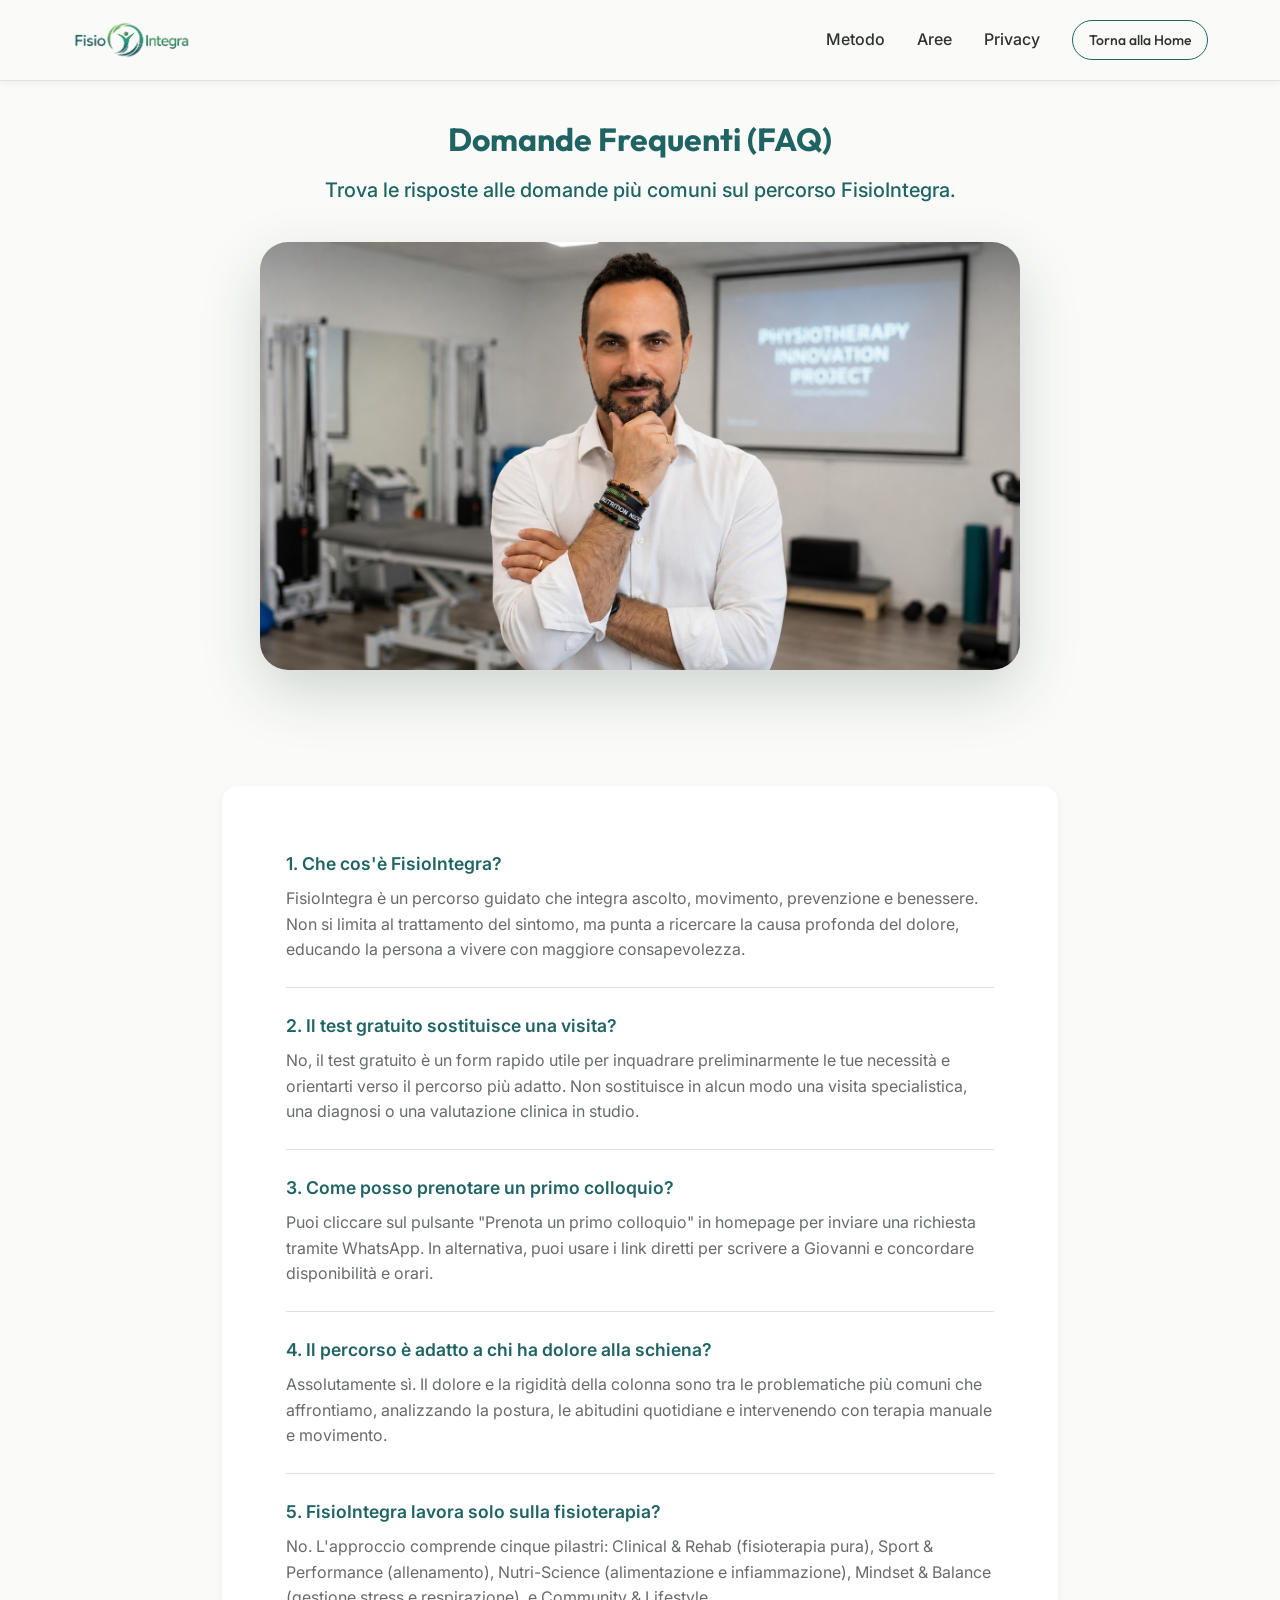
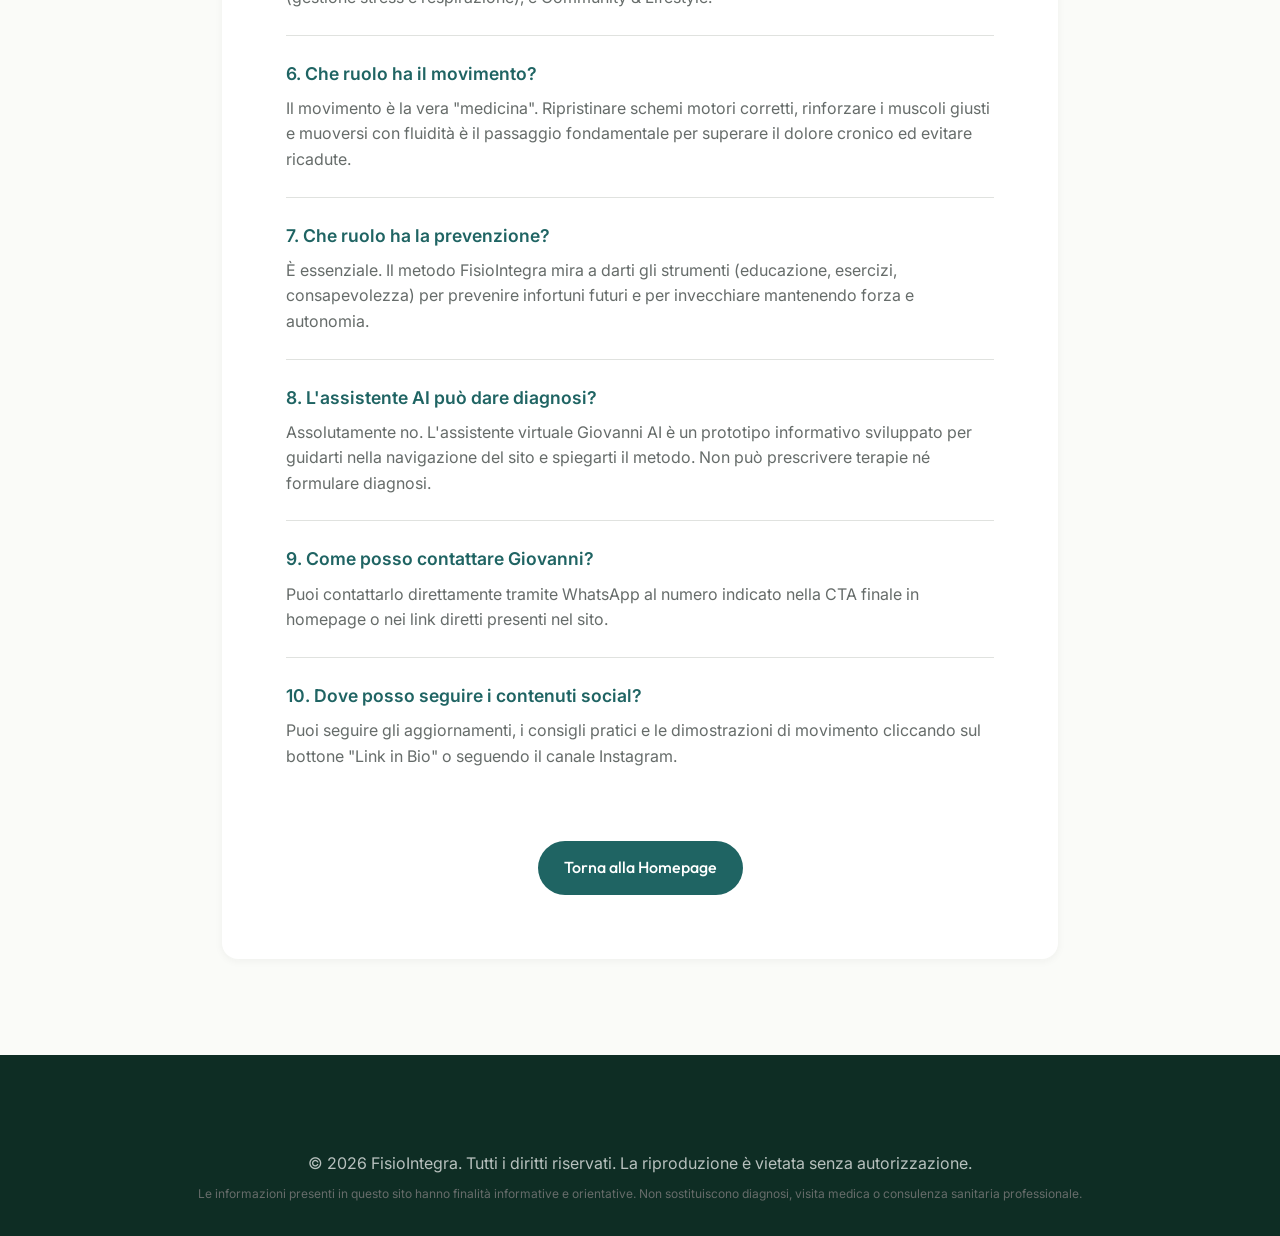
<file: faq.html>
<!DOCTYPE html>
<html lang="it">
<head>
    <meta charset="UTF-8">
    <meta name="viewport" content="width=device-width, initial-scale=1.0">
    <title>FAQ - Domande Frequenti | FisioIntegra</title>
    <meta name="description" content="Domande frequenti sul metodo FisioIntegra.">
    
    <!-- Google Fonts -->
    <link rel="preconnect" href="https://fonts.googleapis.com">
    <link rel="preconnect" href="https://fonts.gstatic.com" crossorigin>
    <link href="https://fonts.googleapis.com/css2?family=Inter:wght@300;400;500;600;700&family=Outfit:wght@400;500;600;700&display=swap" rel="stylesheet">
    
    <!-- Custom CSS -->
    <link rel="stylesheet" href="style.css">
</head>
<body class="bg-light">

    <!-- Header / Navbar -->
    <header class="navbar scrolled">
        <div class="container nav-container">
            <div class="logo">
                <a href="index.html">
                    <img src="assets/logo-fisiointegra.png" alt="FisioIntegra Logo" onerror="this.style.display='none'; this.nextElementSibling.style.display='block';">
                    <span class="logo-text" style="display:none;">FisioIntegra</span>
                </a>
            </div>
            <nav class="nav-links">
                <a href="index.html#metodo">Metodo</a>
                <a href="index.html#aree">Aree</a>
                <a href="privacy.html">Privacy</a>
                <a href="index.html" class="btn btn-outline-sm">Torna alla Home</a>
            </nav>
        </div>
    </header>

    <div class="page-hero">
        <div class="container page-hero-content">
            <h1>Domande Frequenti (FAQ)</h1>
            <p class="lead">Trova le risposte alle domande più comuni sul percorso FisioIntegra.</p>
            
            <div class="faq-hero-image">
                <img src="assets/giovanni-cavone-fisiointegra.png" alt="Giovanni Cavone, professionista del progetto FisioIntegra.">
            </div>
        </div>
    </div>

    <div class="container faq-container">
        <div class="document-content">
            <div class="faq-list">
                <div class="faq-item">
                    <div class="faq-q">1. Che cos'è FisioIntegra?</div>
                    <div class="faq-a">FisioIntegra è un percorso guidato che integra ascolto, movimento, prevenzione e benessere. Non si limita al trattamento del sintomo, ma punta a ricercare la causa profonda del dolore, educando la persona a vivere con maggiore consapevolezza.</div>
                </div>
                <div class="faq-item">
                    <div class="faq-q">2. Il test gratuito sostituisce una visita?</div>
                    <div class="faq-a">No, il test gratuito è un form rapido utile per inquadrare preliminarmente le tue necessità e orientarti verso il percorso più adatto. Non sostituisce in alcun modo una visita specialistica, una diagnosi o una valutazione clinica in studio.</div>
                </div>
                <div class="faq-item">
                    <div class="faq-q">3. Come posso prenotare un primo colloquio?</div>
                    <div class="faq-a">Puoi cliccare sul pulsante "Prenota un primo colloquio" in homepage per inviare una richiesta tramite WhatsApp. In alternativa, puoi usare i link diretti per scrivere a Giovanni e concordare disponibilità e orari.</div>
                </div>
                <div class="faq-item">
                    <div class="faq-q">4. Il percorso è adatto a chi ha dolore alla schiena?</div>
                    <div class="faq-a">Assolutamente sì. Il dolore e la rigidità della colonna sono tra le problematiche più comuni che affrontiamo, analizzando la postura, le abitudini quotidiane e intervenendo con terapia manuale e movimento.</div>
                </div>
                <div class="faq-item">
                    <div class="faq-q">5. FisioIntegra lavora solo sulla fisioterapia?</div>
                    <div class="faq-a">No. L'approccio comprende cinque pilastri: Clinical & Rehab (fisioterapia pura), Sport & Performance (allenamento), Nutri-Science (alimentazione e infiammazione), Mindset & Balance (gestione stress e respirazione), e Community & Lifestyle.</div>
                </div>
                <div class="faq-item">
                    <div class="faq-q">6. Che ruolo ha il movimento?</div>
                    <div class="faq-a">Il movimento è la vera "medicina". Ripristinare schemi motori corretti, rinforzare i muscoli giusti e muoversi con fluidità è il passaggio fondamentale per superare il dolore cronico ed evitare ricadute.</div>
                </div>
                <div class="faq-item">
                    <div class="faq-q">7. Che ruolo ha la prevenzione?</div>
                    <div class="faq-a">È essenziale. Il metodo FisioIntegra mira a darti gli strumenti (educazione, esercizi, consapevolezza) per prevenire infortuni futuri e per invecchiare mantenendo forza e autonomia.</div>
                </div>
                <div class="faq-item">
                    <div class="faq-q">8. L'assistente AI può dare diagnosi?</div>
                    <div class="faq-a">Assolutamente no. L'assistente virtuale Giovanni AI è un prototipo informativo sviluppato per guidarti nella navigazione del sito e spiegarti il metodo. Non può prescrivere terapie né formulare diagnosi.</div>
                </div>
                <div class="faq-item">
                    <div class="faq-q">9. Come posso contattare Giovanni?</div>
                    <div class="faq-a">Puoi contattarlo direttamente tramite WhatsApp al numero indicato nella CTA finale in homepage o nei link diretti presenti nel sito.</div>
                </div>
                <div class="faq-item">
                    <div class="faq-q">10. Dove posso seguire i contenuti social?</div>
                    <div class="faq-a">Puoi seguire gli aggiornamenti, i consigli pratici e le dimostrazioni di movimento cliccando sul bottone "Link in Bio" o seguendo il canale Instagram.</div>
                </div>
            </div>

            <div class="mt-5 text-center">
                <a href="index.html" class="btn btn-primary">Torna alla Homepage</a>
            </div>
        </div>
    </div>

    <!-- Footer Base -->
    <footer class="footer">
        <div class="container text-center">
            <p>&copy; 2026 FisioIntegra. Tutti i diritti riservati. La riproduzione è vietata senza autorizzazione.</p>
            <p class="text-xs text-gray mt-2">Le informazioni presenti in questo sito hanno finalità informative e orientative. Non sostituiscono diagnosi, visita medica o consulenza sanitaria professionale.</p>
        </div>
    </footer>

</body>
</html>
</file>
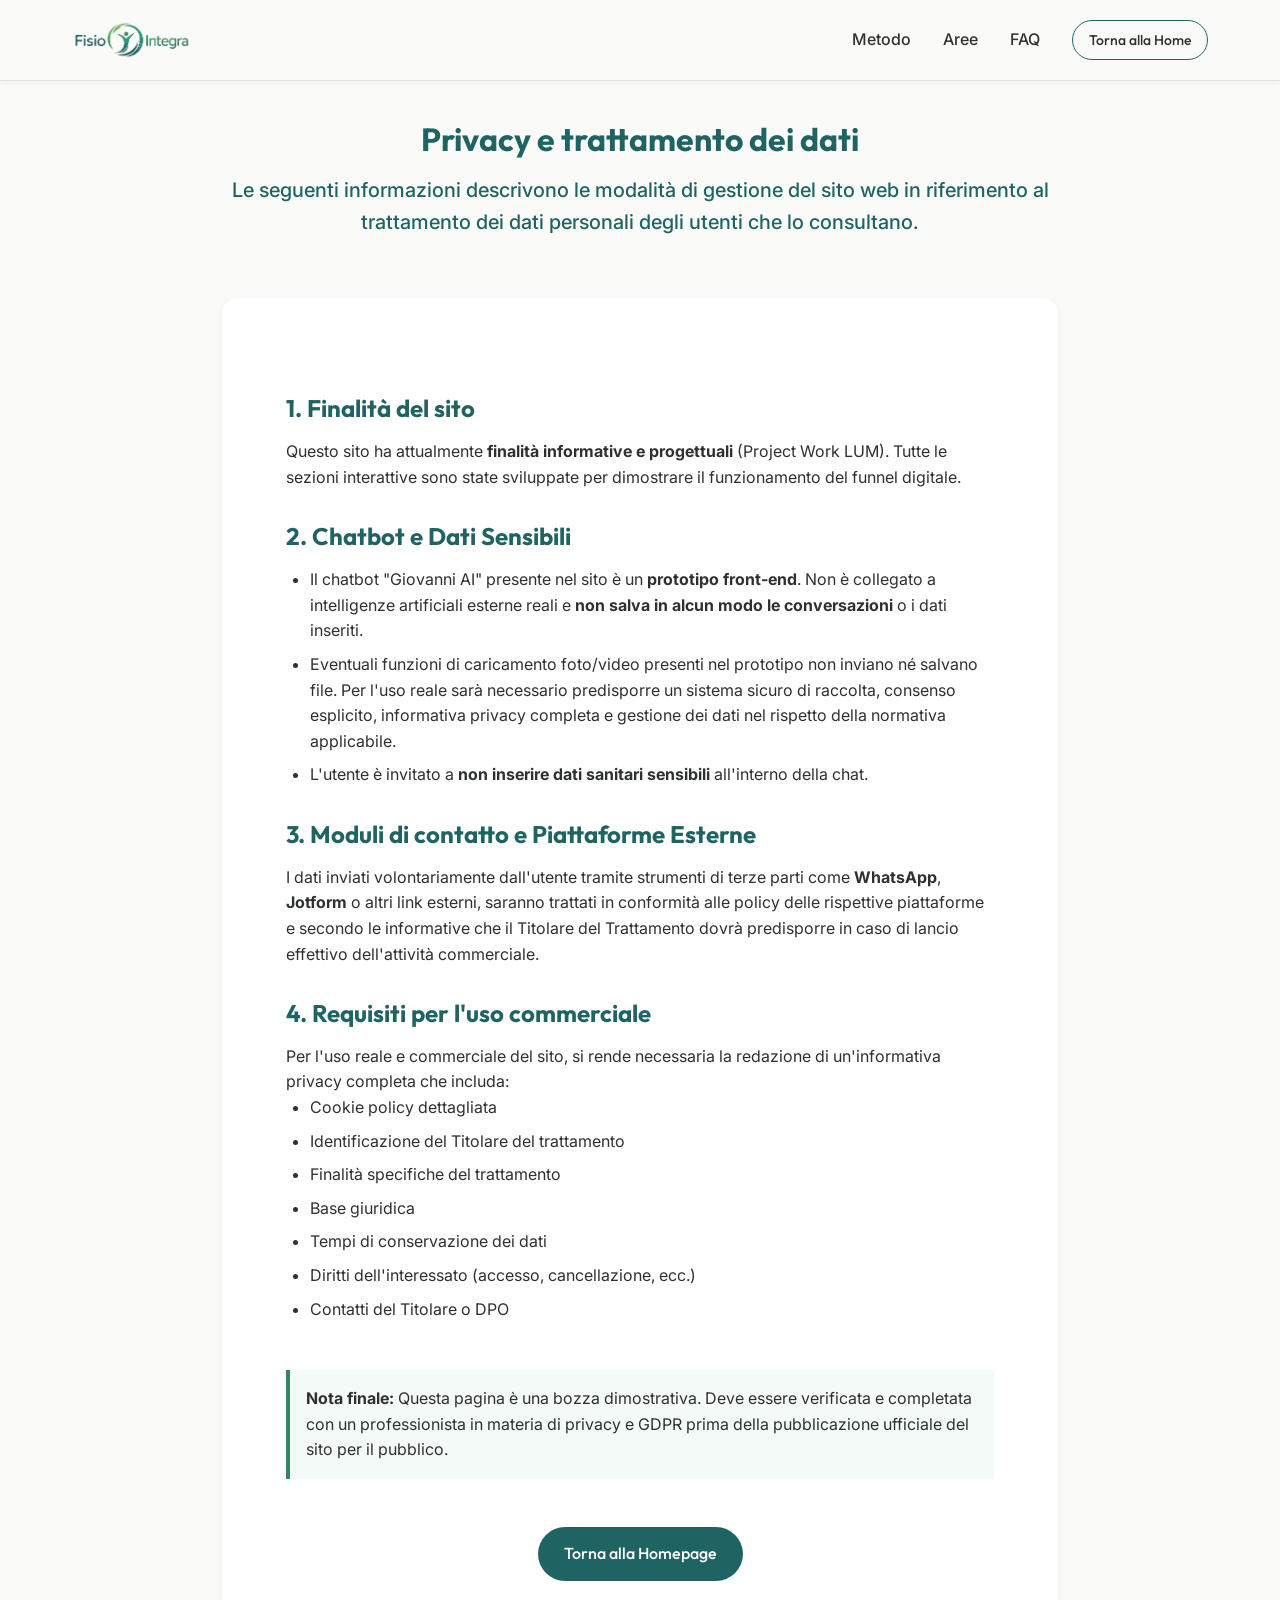
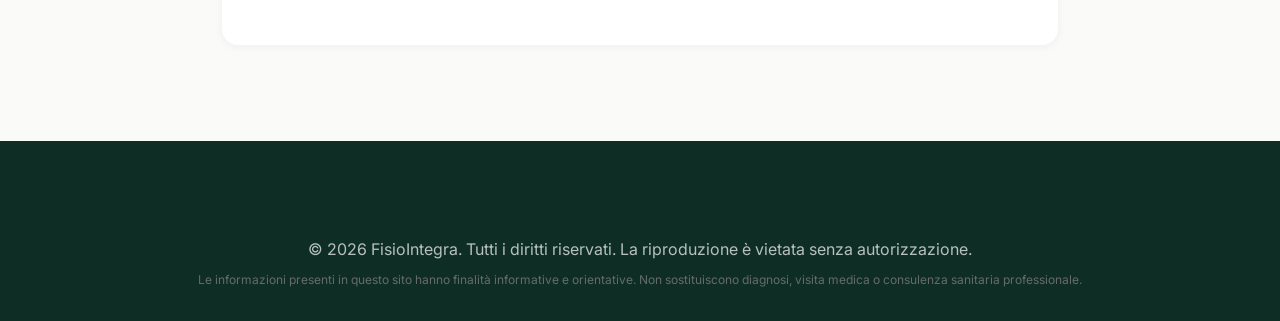
<file: privacy.html>
<!DOCTYPE html>
<html lang="it">
<head>
    <meta charset="UTF-8">
    <meta name="viewport" content="width=device-width, initial-scale=1.0">
    <title>Privacy e trattamento dei dati | FisioIntegra</title>
    <meta name="description" content="Informativa sulla privacy del sito prototipo FisioIntegra.">
    
    <!-- Google Fonts -->
    <link rel="preconnect" href="https://fonts.googleapis.com">
    <link rel="preconnect" href="https://fonts.gstatic.com" crossorigin>
    <link href="https://fonts.googleapis.com/css2?family=Inter:wght@300;400;500;600;700&family=Outfit:wght@400;500;600;700&display=swap" rel="stylesheet">
    
    <!-- Custom CSS -->
    <link rel="stylesheet" href="style.css">
</head>
<body class="bg-light">

    <!-- Header / Navbar -->
    <header class="navbar scrolled">
        <div class="container nav-container">
            <div class="logo">
                <a href="index.html">
                    <img src="assets/logo-fisiointegra.png" alt="FisioIntegra Logo" onerror="this.style.display='none'; this.nextElementSibling.style.display='block';">
                    <span class="logo-text" style="display:none;">FisioIntegra</span>
                </a>
            </div>
            <nav class="nav-links">
                <a href="index.html#metodo">Metodo</a>
                <a href="index.html#aree">Aree</a>
                <a href="faq.html">FAQ</a>
                <a href="index.html" class="btn btn-outline-sm">Torna alla Home</a>
            </nav>
        </div>
    </header>

    <div class="page-hero">
        <div class="container page-hero-content">
            <h1>Privacy e trattamento dei dati</h1>
            <p class="lead">Le seguenti informazioni descrivono le modalità di gestione del sito web in riferimento al trattamento dei dati personali degli utenti che lo consultano.</p>
        </div>
    </div>

    <div class="container faq-container">
        <div class="document-content">
            
            <h2>1. Finalità del sito</h2>
            <p>Questo sito ha attualmente <strong>finalità informative e progettuali</strong> (Project Work LUM). Tutte le sezioni interattive sono state sviluppate per dimostrare il funzionamento del funnel digitale.</p>

            <h2>2. Chatbot e Dati Sensibili</h2>
            <ul>
                <li>Il chatbot "Giovanni AI" presente nel sito è un <strong>prototipo front-end</strong>. Non è collegato a intelligenze artificiali esterne reali e <strong>non salva in alcun modo le conversazioni</strong> o i dati inseriti.</li>
                <li>Eventuali funzioni di caricamento foto/video presenti nel prototipo non inviano né salvano file. Per l'uso reale sarà necessario predisporre un sistema sicuro di raccolta, consenso esplicito, informativa privacy completa e gestione dei dati nel rispetto della normativa applicabile.</li>
                <li>L'utente è invitato a <strong>non inserire dati sanitari sensibili</strong> all'interno della chat.</li>
            </ul>

            <h2>3. Moduli di contatto e Piattaforme Esterne</h2>
            <p>I dati inviati volontariamente dall'utente tramite strumenti di terze parti come <strong>WhatsApp</strong>, <strong>Jotform</strong> o altri link esterni, saranno trattati in conformità alle policy delle rispettive piattaforme e secondo le informative che il Titolare del Trattamento dovrà predisporre in caso di lancio effettivo dell'attività commerciale.</p>

            <h2>4. Requisiti per l'uso commerciale</h2>
            <p>Per l'uso reale e commerciale del sito, si rende necessaria la redazione di un'informativa privacy completa che includa:</p>
            <ul>
                <li>Cookie policy dettagliata</li>
                <li>Identificazione del Titolare del trattamento</li>
                <li>Finalità specifiche del trattamento</li>
                <li>Base giuridica</li>
                <li>Tempi di conservazione dei dati</li>
                <li>Diritti dell'interessato (accesso, cancellazione, ecc.)</li>
                <li>Contatti del Titolare o DPO</li>
            </ul>

            <div class="mt-5" style="border-left: 4px solid var(--color-accent); padding-left: 1rem; background-color: rgba(43, 154, 122, 0.05); padding: 1rem;">
                <p><strong>Nota finale:</strong> Questa pagina è una bozza dimostrativa. Deve essere verificata e completata con un professionista in materia di privacy e GDPR prima della pubblicazione ufficiale del sito per il pubblico.</p>
            </div>
            
            <div class="mt-5 text-center">
                <a href="index.html" class="btn btn-primary">Torna alla Homepage</a>
            </div>
        </div>
    </div>

    <!-- Footer Base -->
    <footer class="footer">
        <div class="container text-center">
            <p>&copy; 2026 FisioIntegra. Tutti i diritti riservati. La riproduzione è vietata senza autorizzazione.</p>
            <p class="text-xs text-gray mt-2">Le informazioni presenti in questo sito hanno finalità informative e orientative. Non sostituiscono diagnosi, visita medica o consulenza sanitaria professionale.</p>
        </div>
    </footer>

</body>
</html>
</file>
<file: style.css>
/* ==========================================================================
   CSS Variables & Typography
   ========================================================================== */
:root {
    /* Nuova Palette FisioIntegra */
    --color-white: #ffffff;
    --color-bg: #F6F8F5;          /* Sfondo chiaro */
    --color-bg-light: #FAFBF8;    /* Bianco caldo */
    --color-primary: #1F6463;     /* Verde/teal scuro */
    --color-primary-light: #2B9A7A; /* Teal luminoso */
    --color-accent: #348563;      /* Verde medio */
    --color-accent-hover: #1F6463;
    --color-dark: #0E2D24;        /* Verde profondo */
    --color-salvia: #6DB057;      /* Verde salvia */
    
    --color-text: #2D3130;
    --color-text-muted: #666C6A;
    --color-border: #E0E2DF;
    
    /* Typography */
    --font-sans: 'Inter', -apple-system, BlinkMacSystemFont, "Segoe UI", Roboto, sans-serif;
    --font-heading: 'Outfit', -apple-system, BlinkMacSystemFont, "Segoe UI", Roboto, sans-serif;
    
    /* Spacing & Layout */
    --spacing-xs: 0.5rem;
    --spacing-sm: 1rem;
    --spacing-md: 2rem;
    --spacing-lg: 4rem;
    --spacing-xl: 6rem;
    --container-width: 1200px;
    
    /* Shadows & Radii */
    --shadow-sm: 0 2px 8px rgba(45, 49, 48, 0.05);
    --shadow-md: 0 8px 24px rgba(45, 49, 48, 0.08);
    --shadow-lg: 0 20px 40px rgba(45, 49, 48, 0.12);
    --radius-sm: 8px;
    --radius-md: 16px;
    --radius-lg: 24px;
    --radius-full: 9999px;
    
    /* Transitions */
    --transition-fast: 0.2s ease;
    --transition-normal: 0.3s ease;
}

/* ==========================================================================
   Reset & Base Styles
   ========================================================================== */
* {
    margin: 0;
    padding: 0;
    box-sizing: border-box;
}

html {
    scroll-behavior: smooth;
    font-size: 16px;
}

body {
    font-family: var(--font-sans);
    color: var(--color-text);
    background-color: var(--color-bg);
    line-height: 1.6;
    -webkit-font-smoothing: antialiased;
}

h1, h2, h3, h4, h5, h6 {
    font-family: var(--font-heading);
    color: var(--color-primary);
    line-height: 1.2;
    margin-bottom: var(--spacing-sm);
}

a {
    color: var(--color-primary);
    text-decoration: none;
    transition: color var(--transition-fast);
}

img, video {
    max-width: 100%;
    height: auto;
    display: block;
}

/* ==========================================================================
   Layout Classes
   ========================================================================== */
.container {
    width: 100%;
    max-width: var(--container-width);
    margin: 0 auto;
    padding: 0 var(--spacing-md);
}

.py-large {
    padding-top: var(--spacing-xl);
    padding-bottom: var(--spacing-xl);
}

.text-center { text-align: center; }
.mx-auto { margin-left: auto; margin-right: auto; }
.mt-2 { margin-top: 0.5rem; }
.mt-3 { margin-top: 1rem; }
.mt-4 { margin-top: 2rem; }
.mt-5 { margin-top: 3rem; }
.w-100 { width: 100%; }

.bg-light { background-color: var(--color-bg-light); }
.bg-primary { background-color: var(--color-primary); }
.text-white { color: var(--color-white) !important; }
.text-white-opacity { color: rgba(255, 255, 255, 0.8); }
.text-gray { color: var(--color-text-muted); }
.text-sm { font-size: 0.875rem; }
.text-xs { font-size: 0.75rem; }

.grid {
    display: grid;
    gap: var(--spacing-md);
}
.grid-2 { grid-template-columns: repeat(1, 1fr); }
.grid-3 { grid-template-columns: repeat(1, 1fr); }

@media (min-width: 768px) {
    .grid-2 { grid-template-columns: repeat(2, 1fr); }
    .grid-3 { grid-template-columns: repeat(3, 1fr); }
}

/* ==========================================================================
   Components
   ========================================================================== */
/* Buttons */
.btn {
    display: inline-flex;
    align-items: center;
    justify-content: center;
    padding: 0.75rem 1.5rem;
    border-radius: var(--radius-full);
    font-weight: 500;
    font-family: var(--font-heading);
    cursor: pointer;
    transition: all var(--transition-normal);
    border: 2px solid transparent;
}

.btn-large {
    padding: 1rem 2rem;
    font-size: 1.125rem;
}

.btn-primary {
    background-color: var(--color-primary);
    color: var(--color-white);
}

.btn-primary:hover {
    background-color: var(--color-primary-light);
    transform: translateY(-2px);
    box-shadow: var(--shadow-md);
}

.btn-secondary {
    background-color: var(--color-white);
    color: var(--color-primary);
}

.btn-secondary:hover {
    background-color: var(--color-bg-light);
    transform: translateY(-2px);
}

.btn-outline {
    background-color: transparent;
    border-color: var(--color-primary);
    color: var(--color-primary);
}

.btn-outline:hover {
    background-color: var(--color-primary);
    color: var(--color-white);
}

.btn-outline-sm {
    padding: 0.5rem 1rem;
    border: 1px solid var(--color-primary);
    border-radius: var(--radius-full);
    color: var(--color-primary);
    font-size: 0.875rem;
}

.btn-outline-sm:hover {
    background-color: var(--color-primary);
    color: var(--color-white);
}

.btn-white {
    background-color: var(--color-white);
    color: var(--color-primary);
}

.btn-white:hover {
    background-color: rgba(255, 255, 255, 0.9);
    transform: translateY(-2px);
}

/* Badges */
.badge {
    display: inline-block;
    padding: 0.25rem 0.75rem;
    background-color: rgba(31, 100, 99, 0.1);
    color: var(--color-primary);
    border-radius: var(--radius-full);
    font-size: 0.875rem;
    font-weight: 600;
    text-transform: uppercase;
    letter-spacing: 1px;
    margin-bottom: 1rem;
}

/* Section Headers */
.section-header {
    margin-bottom: var(--spacing-lg);
    max-width: 800px;
}

.section-title {
    font-size: 2.5rem;
    font-weight: 600;
}

.section-desc {
    font-size: 1.125rem;
    color: var(--color-text-muted);
}

.lead {
    font-size: 1.25rem;
    font-weight: 500;
    color: var(--color-primary);
}

/* ==========================================================================
   Header / Navbar
   ========================================================================== */
.navbar {
    position: fixed;
    top: 0;
    left: 0;
    width: 100%;
    background-color: rgba(250, 251, 248, 0.95);
    backdrop-filter: blur(10px);
    z-index: 1000;
    border-bottom: 1px solid var(--color-border);
    transition: all var(--transition-normal);
}

.navbar.scrolled {
    box-shadow: var(--shadow-sm);
}

.nav-container {
    display: flex;
    justify-content: space-between;
    align-items: center;
    height: 80px;
}

.logo a {
    display: flex;
    align-items: center;
}

.logo img {
    height: 40px;
    width: auto;
}

.logo-text {
    font-family: var(--font-heading);
    font-size: 1.5rem;
    font-weight: 700;
    color: var(--color-primary);
}

.nav-links {
    display: none;
}

.nav-links a {
    font-weight: 500;
    color: var(--color-text);
}

.nav-links a:not(.btn):hover {
    color: var(--color-primary);
}

.mobile-menu-btn {
    display: flex;
    flex-direction: column;
    justify-content: space-between;
    width: 30px;
    height: 20px;
    cursor: pointer;
}

.mobile-menu-btn span {
    display: block;
    height: 2px;
    width: 100%;
    background-color: var(--color-primary);
    transition: var(--transition-fast);
}

@media (min-width: 992px) {
    .nav-links {
        display: flex;
        align-items: center;
        gap: 2rem;
    }
    .mobile-menu-btn {
        display: none;
    }
}

/* Mobile Menu Active State */
.nav-links.active {
    display: flex;
    flex-direction: column;
    position: absolute;
    top: 80px;
    left: 0;
    width: 100%;
    background-color: var(--color-bg);
    padding: var(--spacing-md);
    box-shadow: var(--shadow-md);
    border-top: 1px solid var(--color-border);
}

/* ==========================================================================
   Hero Section (Split Layout)
   ========================================================================== */
.hero-split {
    padding-top: 120px;
    padding-bottom: var(--spacing-lg);
    min-height: 100vh;
    display: flex;
    align-items: center;
}

.hero-split-container {
    display: grid;
    grid-template-columns: 1fr;
    gap: var(--spacing-lg);
    align-items: center;
}

@media (min-width: 992px) {
    .hero-split-container {
        grid-template-columns: 1fr 1fr;
    }
}

.hero-text-box {
    color: var(--color-text);
}

.hero-title {
    font-size: 3rem;
    font-weight: 700;
    line-height: 1.1;
    margin-bottom: 1.5rem;
    color: var(--color-primary);
}

.accent-text {
    color: var(--color-primary-light);
}

.hero-subtitle {
    font-size: 1.125rem;
    margin-bottom: 2rem;
    color: var(--color-text-muted);
}

.hero-ctas {
    display: flex;
    flex-direction: column;
    gap: 1rem;
}

@media (min-width: 768px) {
    .hero-title { font-size: 3.5rem; }
    .hero-ctas {
        flex-direction: row;
    }
}

/* Nuovo Hero Video corretto */
.hero-video-box {
    width: 100%;
    display: flex;
    justify-content: center;
}

.video-container {
    width: 100%;
    max-width: 680px;
    aspect-ratio: 16 / 9;
    background: var(--color-dark);
    border-radius: 28px;
    overflow: hidden;
    box-shadow: 0 24px 70px rgba(14, 45, 36, 0.25);
    position: relative;
}

.hero-video-main {
    width: 100%;
    height: 100%;
    object-fit: contain;
    background: var(--color-dark);
    display: block;
}

/* ==========================================================================
   Problem Section
   ========================================================================== */
.feature-card {
    background-color: var(--color-white);
    padding: var(--spacing-md);
    border-radius: var(--radius-md);
    box-shadow: var(--shadow-sm);
    transition: transform var(--transition-normal), box-shadow var(--transition-normal);
    border: 1px solid var(--color-border);
    display: flex;
    flex-direction: column;
    justify-content: space-between;
}

.feature-card:hover {
    transform: translateY(-5px);
    box-shadow: var(--shadow-md);
}

.icon-box {
    width: 60px;
    height: 60px;
    background-color: rgba(43, 154, 122, 0.1);
    color: var(--color-primary);
    border-radius: var(--radius-sm);
    display: flex;
    align-items: center;
    justify-content: center;
    margin-bottom: 1.5rem;
}

.feature-image {
    width: 100%;
    margin-top: 22px;
    border-radius: 20px;
    overflow: hidden;
    background: var(--color-bg);
    aspect-ratio: 4 / 5;
}

.feature-image img {
    width: 100%;
    height: 100%;
    object-fit: cover;
    object-position: center;
    display: block;
}

/* ==========================================================================
   Split Layout (Method & About)
   ========================================================================== */
.split-layout {
    display: grid;
    grid-template-columns: 1fr;
    gap: var(--spacing-lg);
    align-items: center;
}

@media (min-width: 992px) {
    .split-layout {
        grid-template-columns: 1fr 1fr;
    }
    .split-layout.reverse .split-text {
        order: 2;
    }
    .split-layout.reverse .split-image {
        order: 1;
    }
}

.method-list {
    list-style: none;
    margin-top: 2rem;
}

.method-list li {
    display: flex;
    gap: 1.5rem;
    margin-bottom: 1.5rem;
}

.list-icon {
    flex-shrink: 0;
    width: 12px;
    height: 12px;
    border-radius: 50%;
    background-color: var(--color-primary-light);
    margin-top: 6px;
    position: relative;
}

.list-icon::after {
    content: '';
    position: absolute;
    top: -4px;
    left: -4px;
    right: -4px;
    bottom: -4px;
    border: 1px solid var(--color-primary-light);
    border-radius: 50%;
    opacity: 0.5;
}

.method-list strong {
    display: block;
    color: var(--color-primary);
    font-family: var(--font-heading);
    font-size: 1.125rem;
    margin-bottom: 0.25rem;
}

/* Immagine sezione Metodo */
.image-placeholder {
    width: 100%;
    border-radius: var(--radius-lg);
    overflow: hidden;
    position: relative;
    box-shadow: var(--shadow-md);
    background-color: var(--color-bg);
}

.image-placeholder img {
    width: 100%;
    height: 100%;
    object-fit: cover;
}

/* ==========================================================================
   Areas Grid
   ========================================================================== */
.areas-grid {
    display: grid;
    grid-template-columns: 1fr;
    gap: 1.5rem;
}

@media (min-width: 768px) {
    .areas-grid {
        grid-template-columns: repeat(2, 1fr);
    }
    .areas-grid .area-card:nth-child(5) {
        grid-column: span 2;
        max-width: 50%;
        margin: 0 auto;
    }
}

@media (min-width: 992px) {
    .areas-grid {
        grid-template-columns: repeat(3, 1fr);
    }
    .areas-grid .area-card:nth-child(4) {
        grid-column: 1 / 3;
    }
    .areas-grid .area-card:nth-child(5) {
        grid-column: 3 / 4;
        max-width: 100%;
    }
}

.area-card {
    background-color: var(--color-bg-light);
    padding: 2.5rem 2rem;
    border-radius: var(--radius-md);
    position: relative;
    overflow: hidden;
    transition: all var(--transition-normal);
}

.area-card:hover {
    background-color: var(--color-primary);
    color: var(--color-white);
}

.area-card:hover .area-title {
    color: var(--color-white);
}

.area-card:hover .area-icon {
    color: rgba(255, 255, 255, 0.2);
}

.area-icon {
    position: absolute;
    top: -10px;
    right: -10px;
    font-size: 8rem;
    font-weight: 700;
    font-family: var(--font-heading);
    color: rgba(31, 100, 99, 0.05);
    line-height: 1;
    transition: color var(--transition-normal);
}

.area-title {
    font-size: 1.5rem;
    margin-bottom: 1rem;
    position: relative;
    z-index: 1;
}

/* ==========================================================================
   Sezione Test
   ========================================================================== */
.test-section .section-desc,
.test-section .text-white-opacity {
    color: #FFFFFF !important;
    opacity: 0.95 !important;
}

/* ==========================================================================
   About Section (Giovanni Cavone)
   ========================================================================== */
.person-image-wrapper {
    position: relative;
    border-radius: var(--radius-lg);
    overflow: hidden;
    box-shadow: var(--shadow-lg);
    aspect-ratio: 4/5;
    background-color: var(--color-bg-light);
}

.person-image-wrapper img {
    width: 100%;
    height: 100%;
    object-fit: cover;
    object-position: top center;
}

.image-fallback {
    position: absolute;
    top: 0;
    left: 0;
    width: 100%;
    height: 100%;
    background: linear-gradient(135deg, var(--color-border) 0%, var(--color-bg-light) 100%);
    display: flex;
    align-items: center;
    justify-content: center;
}

.fallback-initial {
    font-size: 6rem;
    font-family: var(--font-heading);
    color: var(--color-text-muted);
    font-weight: 300;
}

/* ==========================================================================
   Community Section (Cards)
   ========================================================================== */
.partner-card {
    background-color: var(--color-white);
    border-radius: var(--radius-md);
    box-shadow: var(--shadow-md);
    overflow: hidden;
    height: 100%;
    display: flex;
    flex-direction: column;
}

.partner-header {
    background-color: var(--color-primary);
    color: var(--color-white);
    padding: 2rem;
}

.partner-header h4 {
    color: var(--color-white);
    margin: 0;
    font-size: 1.5rem;
}

.partner-body {
    padding: 2rem;
    flex-grow: 1;
}

/* ==========================================================================
   CTA Section
   ========================================================================== */
.cta-buttons {
    display: flex;
    flex-direction: column;
    gap: 1rem;
    justify-content: center;
}

@media (min-width: 768px) {
    .cta-buttons {
        flex-direction: row;
    }
}

/* ==========================================================================
   Footer
   ========================================================================== */
.footer {
    background-color: var(--color-dark);
    color: rgba(255, 255, 255, 0.7);
    padding-top: var(--spacing-xl);
    padding-bottom: var(--spacing-md);
}

.footer h4 {
    color: var(--color-white);
    font-size: 1.25rem;
    margin-bottom: 1.5rem;
}

.footer ul {
    list-style: none;
}

.footer ul li {
    margin-bottom: 0.75rem;
}

.footer a {
    color: rgba(255, 255, 255, 0.7);
}

.footer a:hover {
    color: var(--color-primary-light);
}

.footer-grid {
    display: grid;
    grid-template-columns: 1fr;
    gap: 3rem;
}

@media (min-width: 768px) {
    .footer-grid {
        grid-template-columns: repeat(2, 1fr);
    }
}

@media (min-width: 992px) {
    .footer-grid {
        grid-template-columns: 2fr 1fr 1fr 1fr;
    }
}

.footer-bottom {
    border-top: 1px solid rgba(255, 255, 255, 0.1);
    padding-top: 2rem;
    text-align: center;
}

/* ==========================================================================
   Modal Prenotazione
   ========================================================================== */
.modal-overlay {
    position: fixed;
    top: 0;
    left: 0;
    width: 100%;
    height: 100%;
    background-color: rgba(0, 0, 0, 0.6);
    backdrop-filter: blur(4px);
    z-index: 2000;
    display: flex;
    align-items: center;
    justify-content: center;
    opacity: 0;
    visibility: hidden;
    transition: all var(--transition-normal);
}

.modal-overlay.active {
    opacity: 1;
    visibility: visible;
}

.modal-content {
    background-color: var(--color-white);
    width: 90%;
    max-width: 500px;
    border-radius: var(--radius-lg);
    padding: 2rem;
    position: relative;
    transform: translateY(20px);
    transition: transform var(--transition-normal);
    max-height: 90vh;
    overflow-y: auto;
}

.modal-overlay.active .modal-content {
    transform: translateY(0);
}

.modal-close {
    position: absolute;
    top: 1rem;
    right: 1.5rem;
    font-size: 2rem;
    background: none;
    border: none;
    cursor: pointer;
    color: var(--color-text-muted);
}

.modal-header h3 {
    margin-bottom: 0.5rem;
}

.modal-header p {
    color: var(--color-text-muted);
    font-size: 0.9rem;
    margin-bottom: 1.5rem;
}

.modal-form .form-group {
    margin-bottom: 1rem;
}

.modal-form label {
    display: block;
    margin-bottom: 0.5rem;
    font-weight: 500;
    font-size: 0.9rem;
}

.modal-form input,
.modal-form select,
.modal-form textarea {
    width: 100%;
    padding: 0.75rem;
    border: 1px solid var(--color-border);
    border-radius: var(--radius-sm);
    font-family: inherit;
    font-size: 1rem;
}

.modal-form input:focus,
.modal-form select:focus,
.modal-form textarea:focus {
    outline: none;
    border-color: var(--color-primary);
    box-shadow: 0 0 0 2px rgba(31, 100, 99, 0.2);
}

.form-row {
    display: grid;
    grid-template-columns: 1fr 1fr;
    gap: 1rem;
}

.modal-disclaimer {
    font-size: 0.8rem;
    color: var(--color-text-muted);
    background-color: var(--color-bg-light);
    padding: 0.75rem;
    border-radius: var(--radius-sm);
    margin: 1.5rem 0 1rem;
    border-left: 3px solid var(--color-primary);
}

/* ==========================================================================
   Chatbot
   ========================================================================== */
.chatbot-bubble {
    position: fixed;
    bottom: 20px;
    right: 20px;
    background-color: var(--color-primary);
    color: var(--color-white);
    border-radius: var(--radius-full);
    padding: 0.75rem 1.5rem 0.75rem 0.75rem;
    display: flex;
    align-items: center;
    gap: 0.5rem;
    cursor: pointer;
    box-shadow: var(--shadow-lg);
    z-index: 1000;
    transition: transform 0.3s cubic-bezier(0.175, 0.885, 0.32, 1.275);
}

.chatbot-bubble:hover {
    transform: scale(1.05) translateY(-5px);
}

.chatbot-bubble.hidden {
    display: none;
}

.bubble-icon {
    width: 40px;
    height: 40px;
    background-color: rgba(255,255,255,0.2);
    border-radius: 50%;
    display: flex;
    align-items: center;
    justify-content: center;
}

.bubble-text {
    font-weight: 600;
    font-family: var(--font-heading);
}

.chatbot-window {
    position: fixed;
    bottom: 20px;
    right: 20px;
    width: 350px;
    height: 550px;
    max-height: calc(100vh - 40px);
    background-color: var(--color-white);
    border-radius: var(--radius-lg);
    box-shadow: var(--shadow-lg);
    z-index: 1001;
    display: flex;
    flex-direction: column;
    overflow: hidden;
    opacity: 0;
    visibility: hidden;
    transform: translateY(20px);
    transition: all var(--transition-normal);
}

.chatbot-window.active {
    opacity: 1;
    visibility: visible;
    transform: translateY(0);
}

@media (max-width: 400px) {
    .chatbot-window {
        width: calc(100% - 40px);
        bottom: 20px;
        right: 20px;
    }
}

.chat-header {
    background-color: var(--color-primary);
    color: var(--color-white);
    padding: 1rem 1.5rem;
    display: flex;
    justify-content: space-between;
    align-items: center;
}

.chat-header h4 {
    color: var(--color-white);
    margin: 0;
    font-size: 1.1rem;
}

.chat-status {
    font-size: 0.75rem;
    color: rgba(255, 255, 255, 0.8);
    display: block;
}

.chat-close {
    background: none;
    border: none;
    color: var(--color-white);
    font-size: 1.5rem;
    cursor: pointer;
}

.chat-messages {
    flex-grow: 1;
    padding: 1rem;
    overflow-y: auto;
    background-color: var(--color-bg);
    display: flex;
    flex-direction: column;
    gap: 1rem;
}

.chat-disclaimer {
    font-size: 0.75rem;
    background-color: rgba(43, 154, 122, 0.1);
    color: var(--color-primary);
    padding: 0.75rem;
    border-radius: var(--radius-sm);
    text-align: center;
}

.message {
    display: flex;
    flex-direction: column;
    max-width: 85%;
}

.message.ai-message {
    align-self: flex-start;
}

.message.user-message {
    align-self: flex-end;
}

.message-content {
    padding: 0.75rem 1rem;
    border-radius: var(--radius-md);
    font-size: 0.9rem;
    line-height: 1.4;
}

.ai-message .message-content {
    background-color: var(--color-white);
    border: 1px solid var(--color-border);
    border-bottom-left-radius: 4px;
}

.user-message .message-content {
    background-color: var(--color-primary);
    color: var(--color-white);
    border-bottom-right-radius: 4px;
}

.chat-suggestions {
    display: flex;
    flex-wrap: wrap;
    gap: 0.5rem;
    margin-top: 0.5rem;
}

.suggestion-chip {
    background-color: var(--color-bg-light);
    border: 1px solid var(--color-primary-light);
    color: var(--color-primary);
    padding: 0.5rem 0.75rem;
    border-radius: var(--radius-full);
    font-size: 0.8rem;
    cursor: pointer;
    transition: all var(--transition-fast);
}

.suggestion-chip:hover {
    background-color: var(--color-primary);
    color: var(--color-white);
}

.chat-input-area {
    padding: 1rem;
    background-color: var(--color-white);
    border-top: 1px solid var(--color-border);
}

.chat-privacy-note {
    font-size: 0.7rem;
    color: var(--color-text-muted);
    margin-bottom: 0.5rem;
    text-align: center;
}

.chat-input-container {
    display: flex;
    gap: 0.5rem;
}

.chat-input-container input {
    flex-grow: 1;
    border: 1px solid var(--color-border);
    border-radius: var(--radius-full);
    padding: 0.5rem 1rem;
    font-size: 0.9rem;
}

.chat-input-container input:focus {
    outline: none;
    border-color: var(--color-primary);
}

.chat-send-btn {
    width: 40px;
    height: 40px;
    border-radius: 50%;
    background-color: var(--color-primary);
    color: var(--color-white);
    border: none;
    display: flex;
    align-items: center;
    justify-content: center;
    cursor: pointer;
    flex-shrink: 0;
}

.chat-send-btn:hover {
    background-color: var(--color-primary-light);
}

/* ==========================================================================
   Document Page Styles (Privacy / FAQ)
   ========================================================================== */
.page-hero {
    padding: 120px 0 60px;
    text-align: center;
}

.page-hero-content {
    max-width: 900px;
    margin: 0 auto;
}

.faq-hero-image {
    width: 100%;
    max-width: 760px;
    margin: 36px auto 56px;
    border-radius: 28px;
    overflow: hidden;
    box-shadow: 0 22px 60px rgba(14, 45, 36, 0.18);
}

.faq-hero-image img {
    width: 100%;
    height: auto;
    display: block;
    object-fit: contain;
}

@media (max-width: 768px) {
    .faq-hero-image {
        max-width: 92vw;
        margin: 28px auto 42px;
    }
}

.faq-container {
    max-width: 900px;
    margin: 0 auto;
}

.document-content {
    max-width: 900px;
    margin: 0 auto;
    background-color: var(--color-white);
    padding: var(--spacing-lg);
    border-radius: var(--radius-md);
    box-shadow: var(--shadow-sm);
    margin-bottom: var(--spacing-xl);
}

.document-content h2 {
    margin-top: 2rem;
}

.document-content ul {
    margin-left: 1.5rem;
    margin-bottom: 1.5rem;
}

.document-content li {
    margin-bottom: 0.5rem;
}

.faq-item {
    margin-bottom: 1.5rem;
    border-bottom: 1px solid var(--color-border);
    padding-bottom: 1.5rem;
}

.faq-item:last-child {
    border-bottom: none;
}

.faq-q {
    font-weight: 600;
    color: var(--color-primary);
    font-size: 1.1rem;
    margin-bottom: 0.5rem;
}

.faq-a {
    color: var(--color-text-muted);
}

/* ==========================================================================
   Chatbot Upload Modal
   ========================================================================== */
.chat-attach-btn {
    width: 40px;
    height: 40px;
    border-radius: 50%;
    background-color: var(--color-bg-light);
    color: var(--color-primary);
    border: 1px solid var(--color-border);
    display: flex;
    align-items: center;
    justify-content: center;
    cursor: pointer;
    flex-shrink: 0;
    transition: all var(--transition-fast);
}

.chat-attach-btn:hover {
    background-color: var(--color-primary);
    color: var(--color-white);
    border-color: var(--color-primary);
}

.chat-upload-modal {
    position: absolute;
    top: 0;
    left: 0;
    width: 100%;
    height: 100%;
    background-color: rgba(255, 255, 255, 0.95);
    z-index: 1002;
    display: flex;
    flex-direction: column;
    padding: 1.5rem;
    opacity: 0;
    visibility: hidden;
    transform: translateY(10px);
    transition: all var(--transition-fast);
}

.chat-upload-modal.active {
    opacity: 1;
    visibility: visible;
    transform: translateY(0);
}

.upload-modal-content {
    background-color: var(--color-white);
    border: 1px solid var(--color-border);
    border-radius: var(--radius-md);
    padding: 1.5rem;
    box-shadow: var(--shadow-md);
    display: flex;
    flex-direction: column;
    height: 100%;
}

.upload-modal-content h5 {
    color: var(--color-primary);
    font-size: 1.1rem;
    margin-bottom: 0.5rem;
}

.upload-desc {
    font-size: 0.85rem;
    color: var(--color-text-muted);
    margin-bottom: 1rem;
    line-height: 1.4;
}

.upload-area {
    flex-grow: 1;
    overflow-y: auto;
    margin-bottom: 1rem;
}

.upload-file-list {
    margin-top: 1rem;
    display: flex;
    flex-direction: column;
    gap: 0.5rem;
}

.upload-file-item {
    font-size: 0.8rem;
    padding: 0.5rem;
    background-color: var(--color-bg-light);
    border: 1px solid var(--color-border);
    border-radius: var(--radius-sm);
    display: flex;
    justify-content: space-between;
    align-items: center;
}

.upload-error-msg {
    color: #e53e3e;
    font-size: 0.8rem;
    margin-top: 0.5rem;
    text-align: center;
}

.upload-actions {
    display: flex;
    gap: 0.5rem;
}

.upload-actions .btn {
    flex: 1;
    padding: 0.5rem;
    font-size: 0.9rem;
}
</file>
